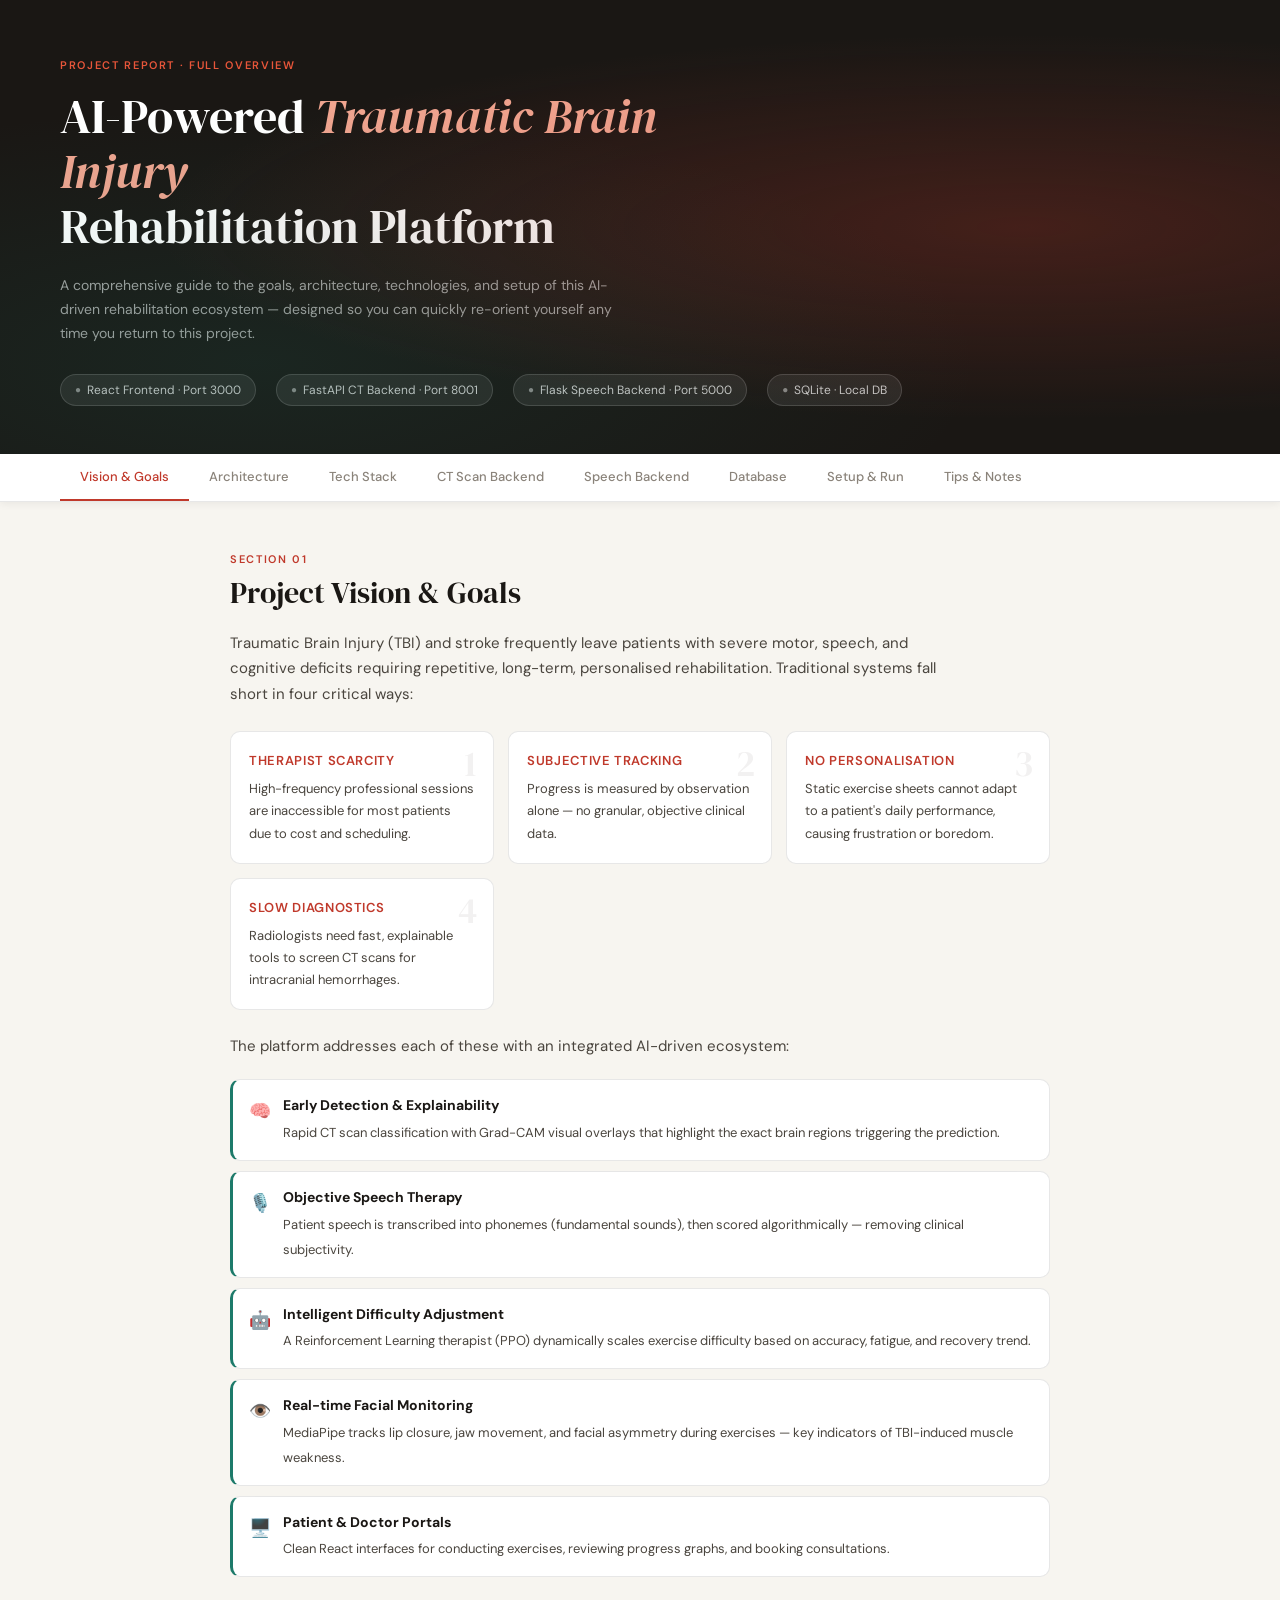
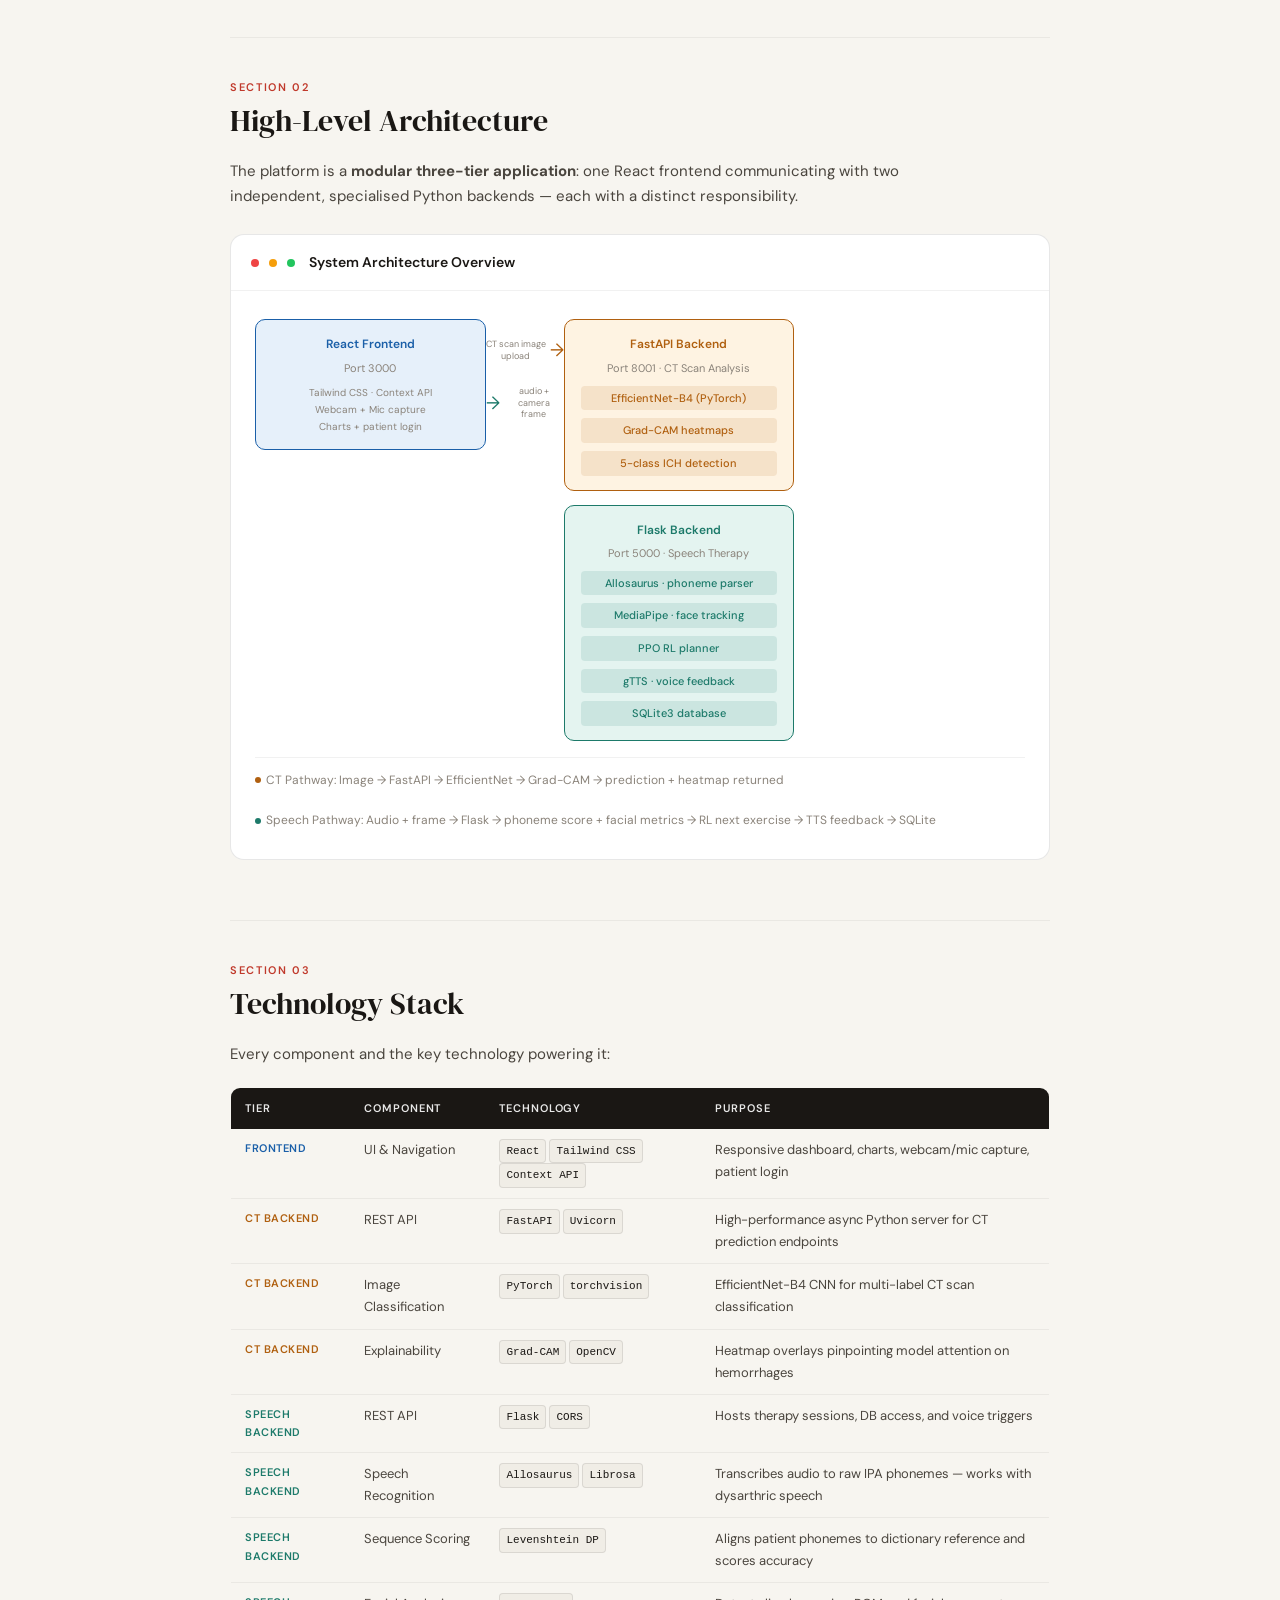
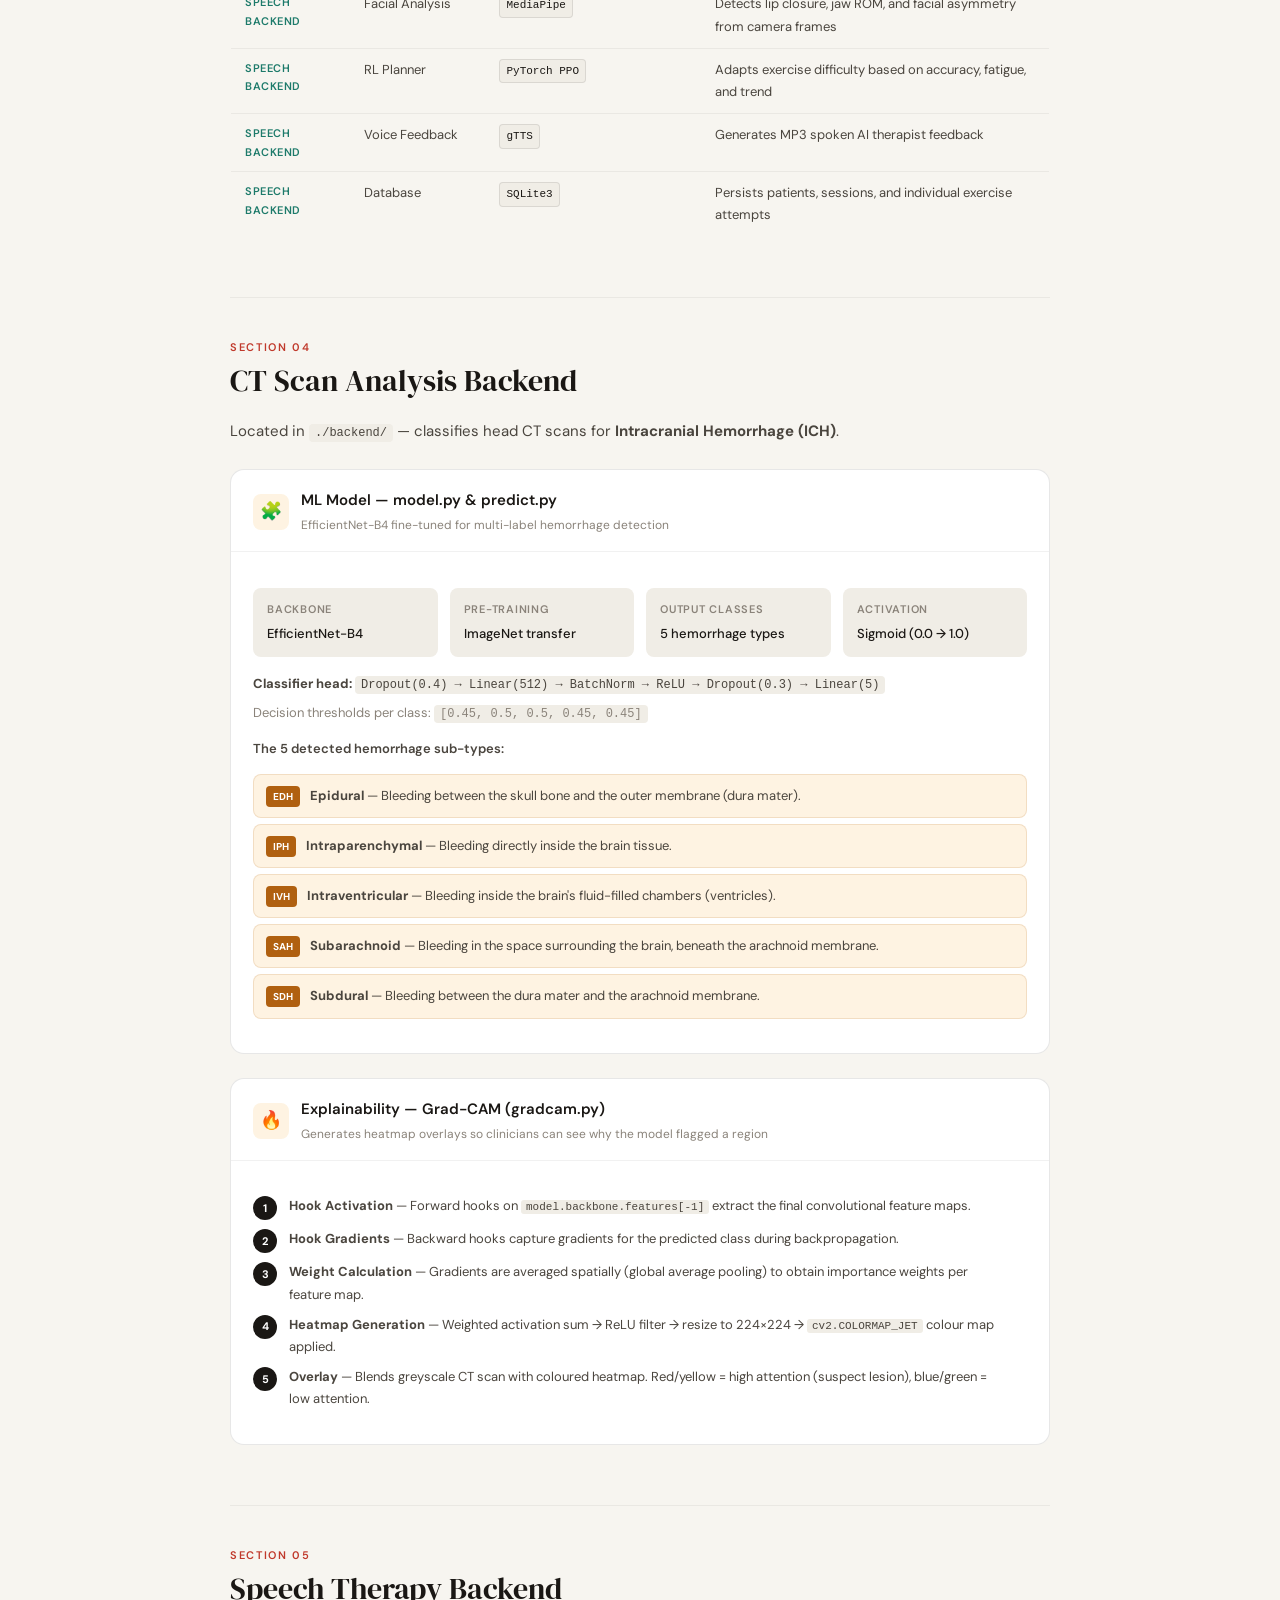
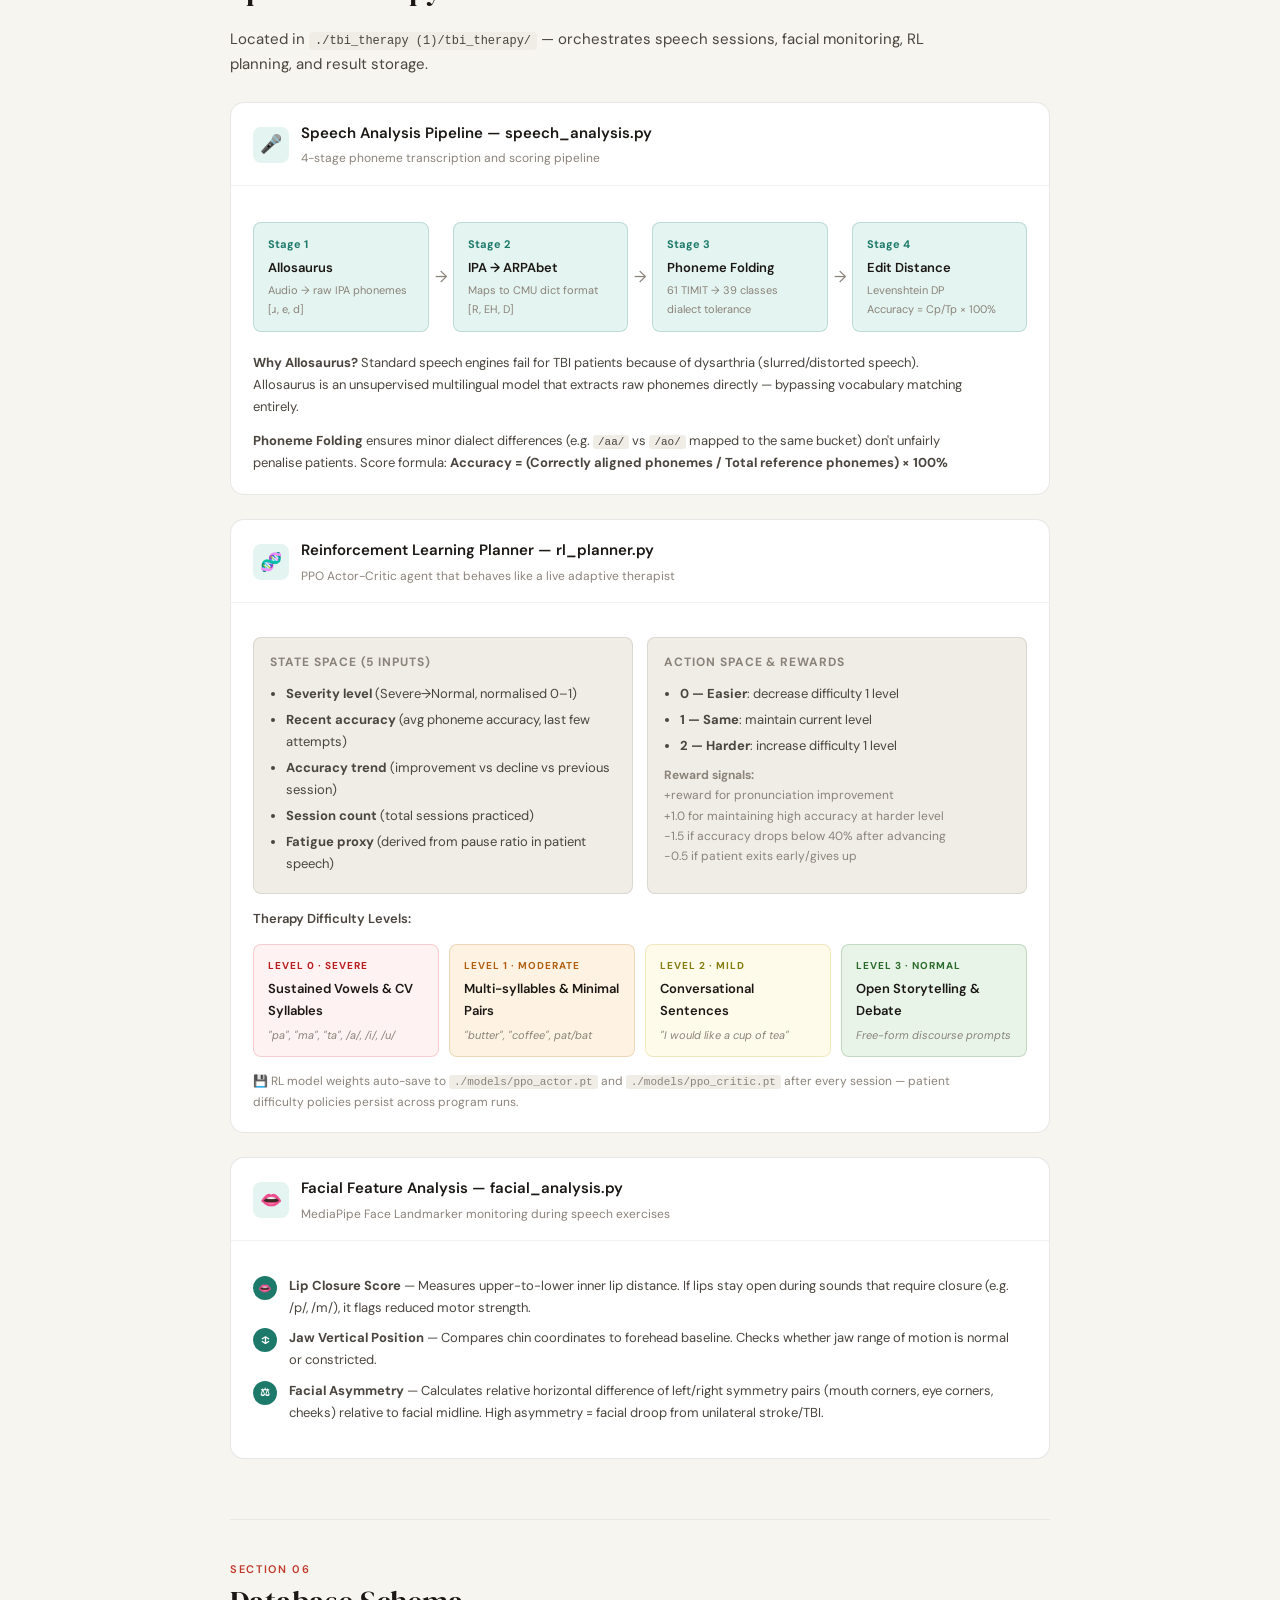
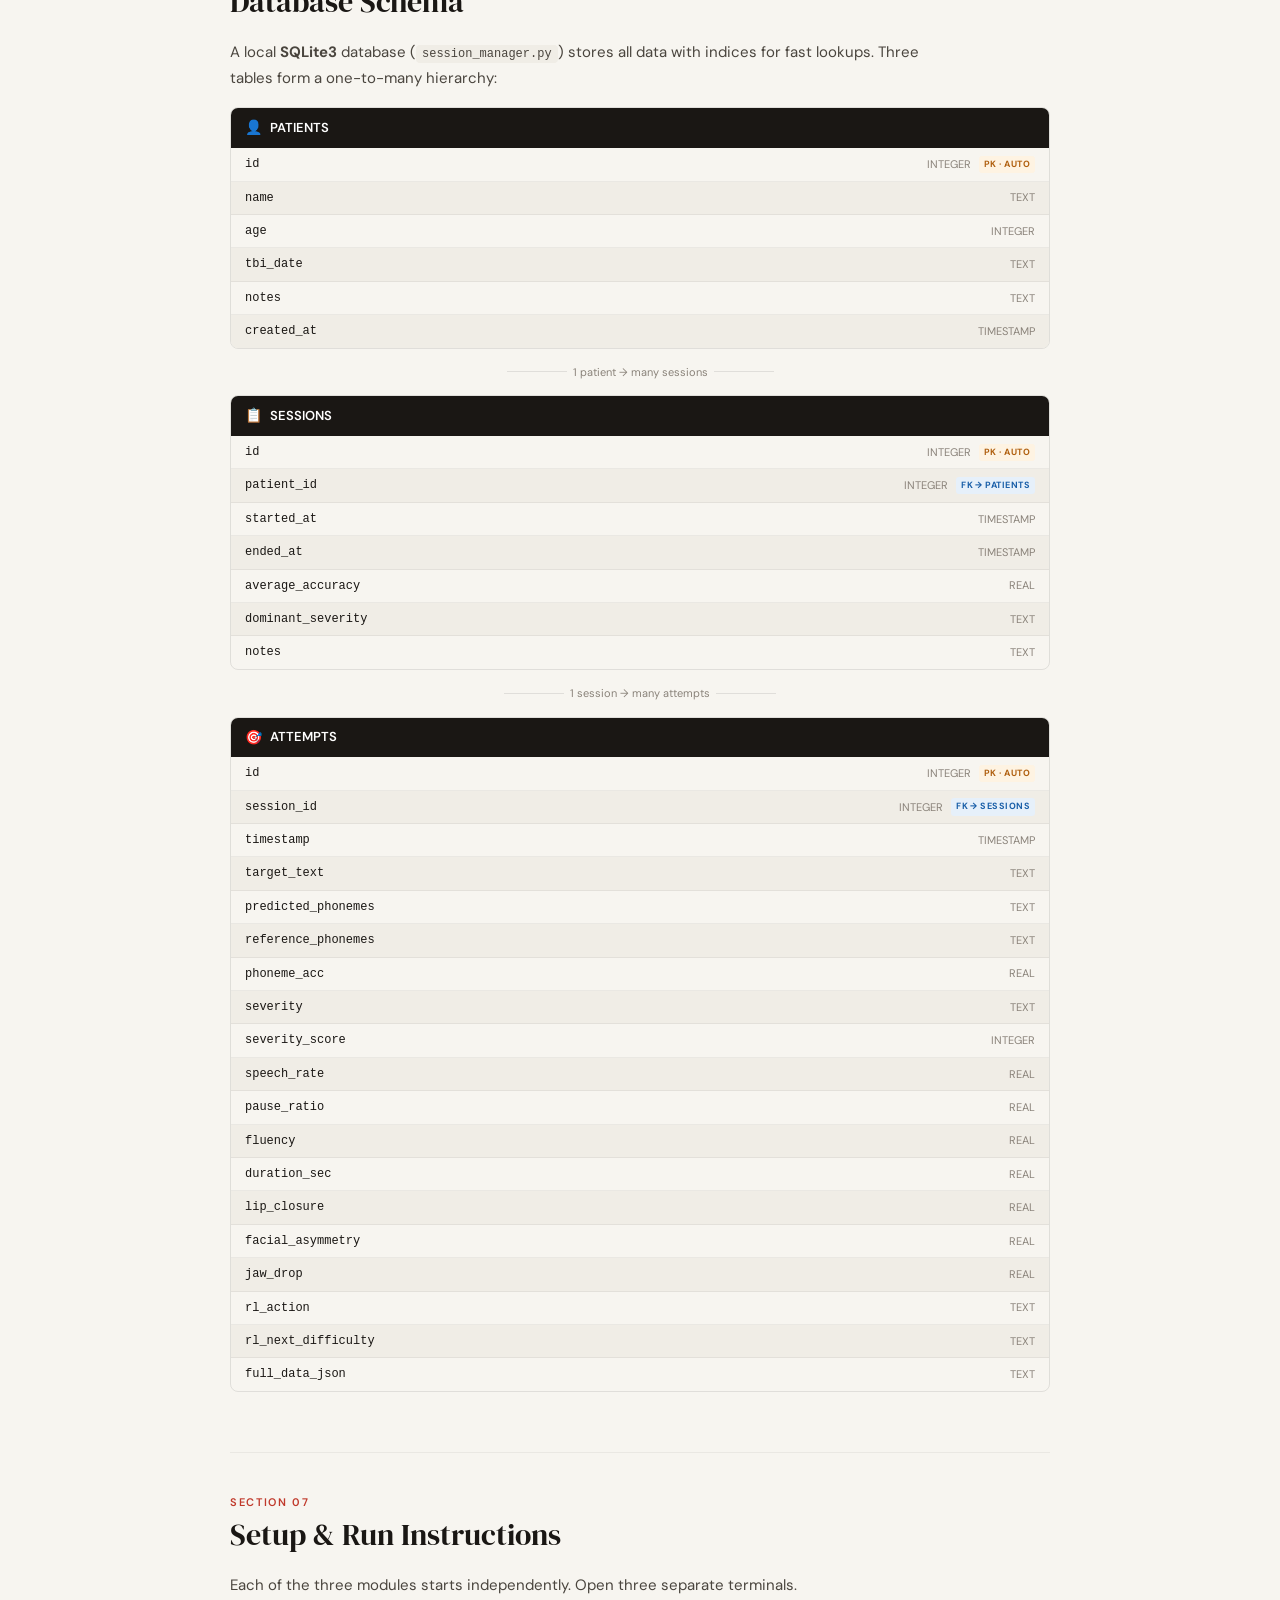
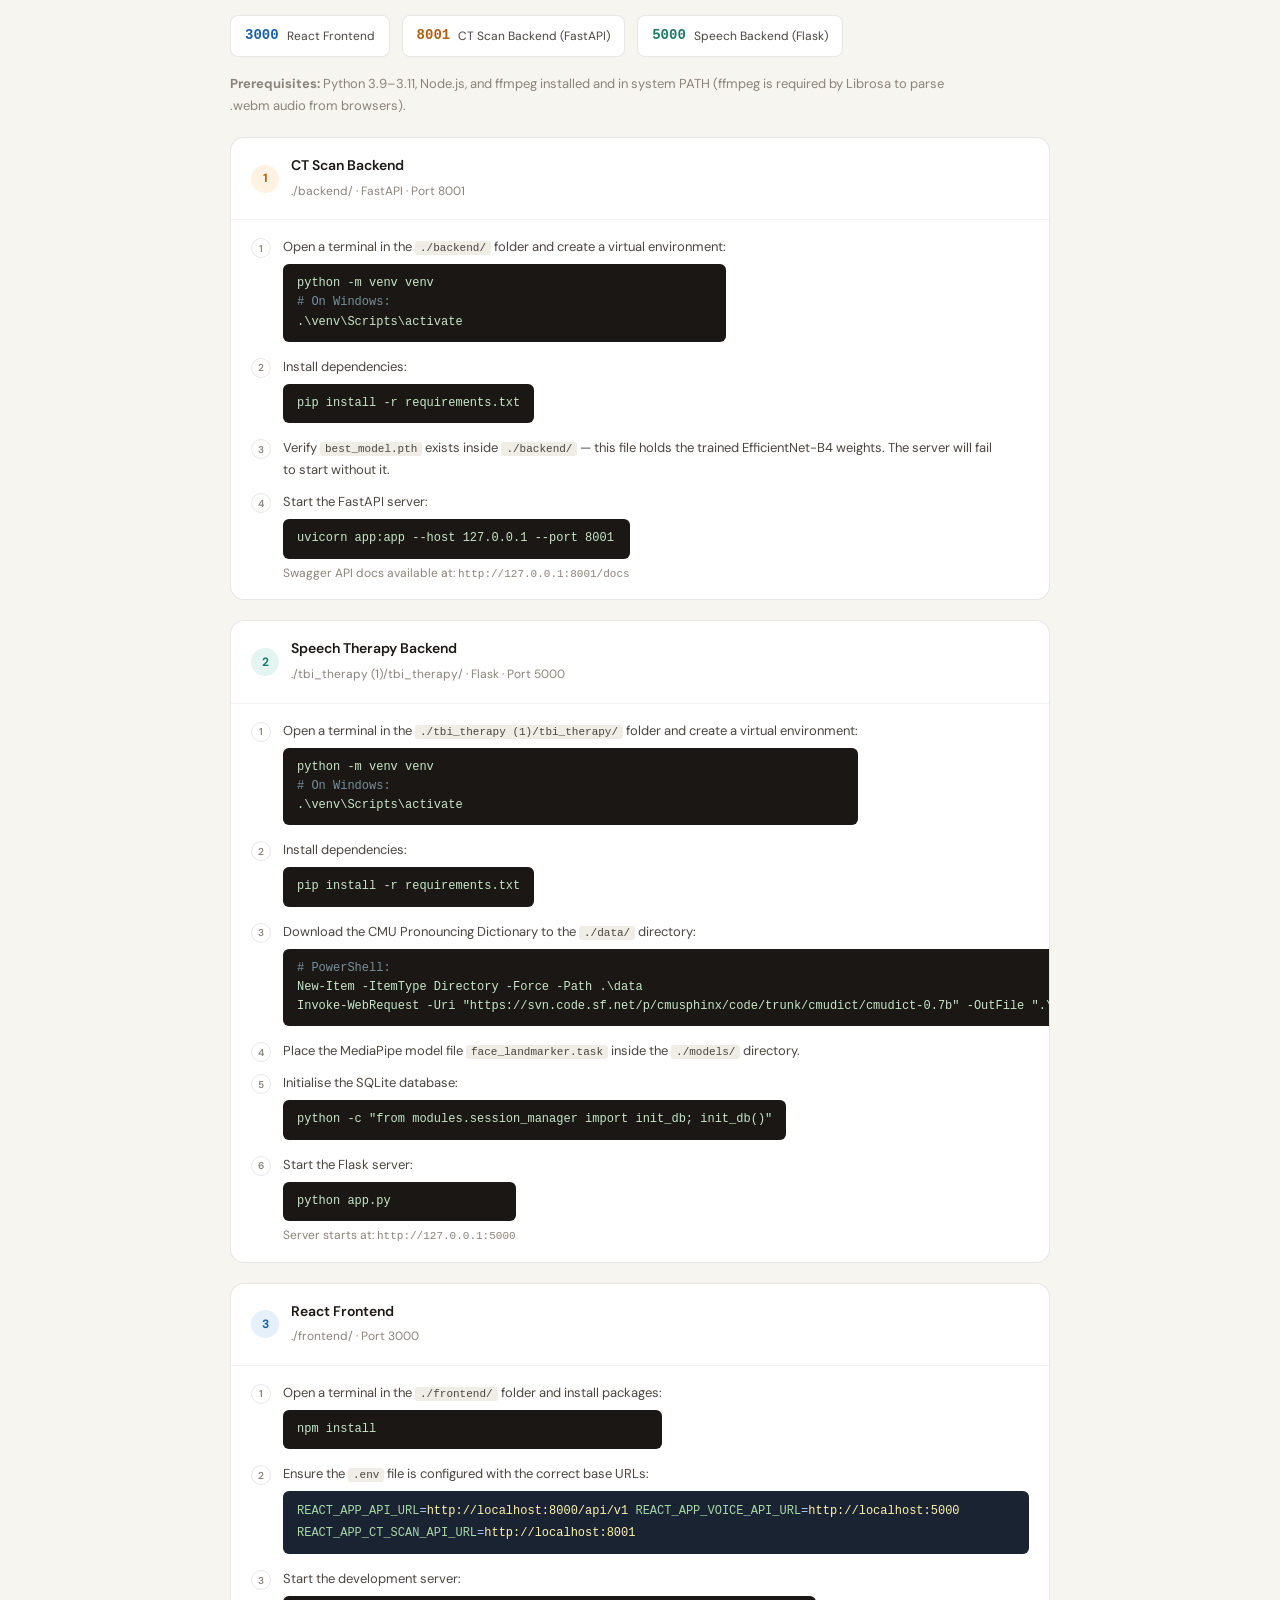
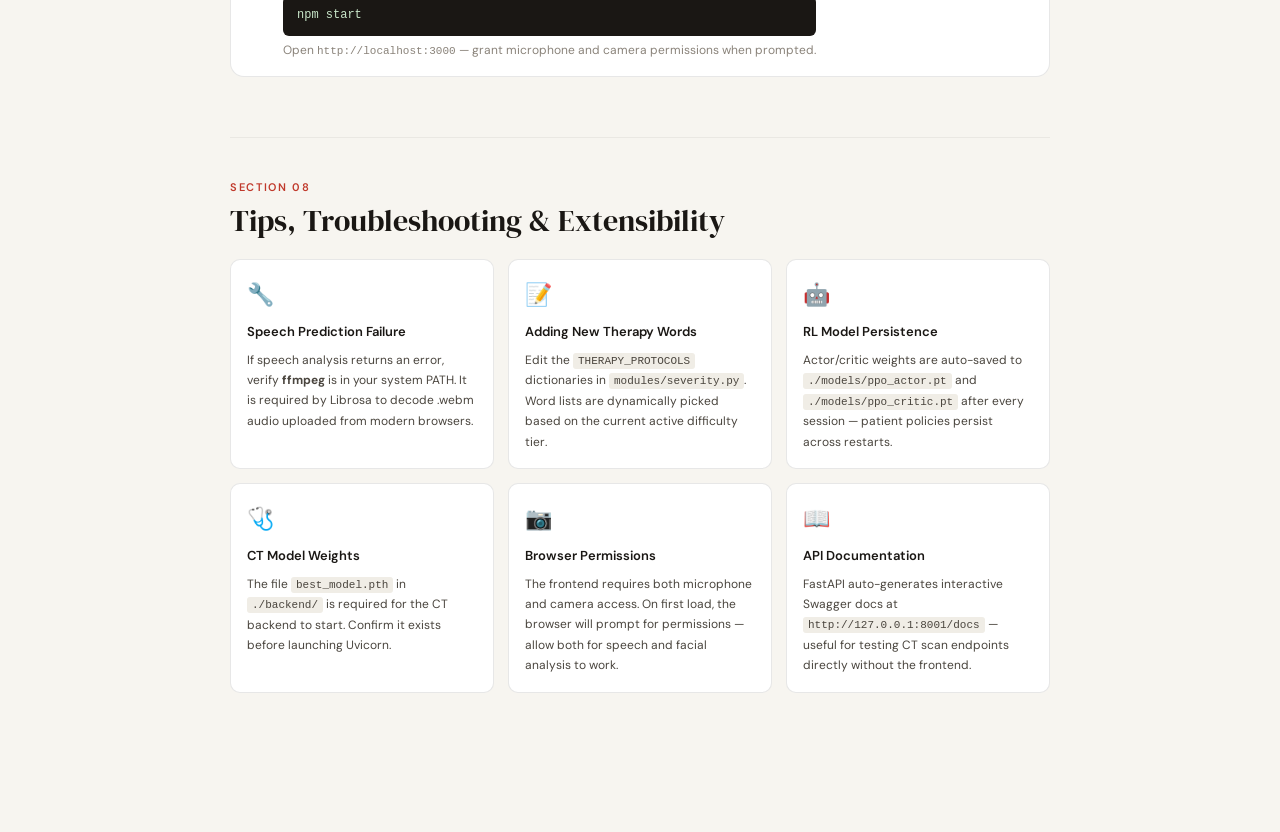
<file: tbi_project_report.html>
<!DOCTYPE html>
<html lang="en">
<head>
<meta charset="UTF-8"/>
<meta name="viewport" content="width=device-width, initial-scale=1.0"/>
<title>AI-Powered TBI Rehabilitation Platform — Project Report</title>
<link href="https://fonts.googleapis.com/css2?family=DM+Serif+Display:ital@0;1&family=DM+Sans:ital,opsz,wght@0,9..40,300;0,9..40,400;0,9..40,500;0,9..40,600;1,9..40,300&display=swap" rel="stylesheet"/>
<style>
  :root {
    --bg: #f7f5f0;
    --surface: #ffffff;
    --surface2: #f0ede6;
    --ink: #1a1714;
    --ink2: #4a453e;
    --ink3: #8a837a;
    --accent: #c0392b;
    --accent2: #e8563a;
    --teal: #1d7a6a;
    --teal-bg: #e4f4f0;
    --blue: #1a5fa8;
    --blue-bg: #e6f0fa;
    --amber: #b06010;
    --amber-bg: #fef3e2;
    --green: #2a6a2a;
    --green-bg: #e8f4e8;
    --purple: #5a3a9a;
    --purple-bg: #f0ecfa;
    --border: rgba(26,23,20,0.1);
    --border2: rgba(26,23,20,0.06);
    --radius: 10px;
    --font-body: 'DM Sans', sans-serif;
    --font-display: 'DM Serif Display', Georgia, serif;
  }
  * { box-sizing: border-box; margin: 0; padding: 0; }
  body {
    background: var(--bg);
    color: var(--ink);
    font-family: var(--font-body);
    font-size: 15px;
    line-height: 1.7;
    min-height: 100vh;
  }

  /* ── HEADER ── */
  .report-header {
    background: var(--ink);
    color: #fff;
    padding: 56px 60px 48px;
    position: relative;
    overflow: hidden;
  }
  .report-header::before {
    content: '';
    position: absolute;
    inset: 0;
    background: radial-gradient(ellipse at 80% 50%, rgba(192,57,43,0.25) 0%, transparent 60%),
                radial-gradient(ellipse at 20% 80%, rgba(29,122,106,0.15) 0%, transparent 50%);
    pointer-events: none;
  }
  .header-tag {
    font-size: 11px;
    font-weight: 600;
    letter-spacing: 0.15em;
    text-transform: uppercase;
    color: var(--accent2);
    margin-bottom: 14px;
  }
  .report-header h1 {
    font-family: var(--font-display);
    font-size: clamp(28px, 5vw, 48px);
    line-height: 1.15;
    font-weight: 400;
    max-width: 680px;
    margin-bottom: 20px;
  }
  .report-header h1 em {
    font-style: italic;
    color: #f0a590;
  }
  .header-meta {
    display: flex;
    flex-wrap: wrap;
    gap: 20px;
    margin-top: 28px;
  }
  .meta-chip {
    background: rgba(255,255,255,0.08);
    border: 1px solid rgba(255,255,255,0.15);
    border-radius: 20px;
    padding: 5px 14px;
    font-size: 12px;
    color: rgba(255,255,255,0.75);
    display: flex;
    align-items: center;
    gap: 6px;
  }
  .meta-chip span { color: rgba(255,255,255,0.45); font-size: 10px; }

  /* ── NAV ── */
  .toc-nav {
    background: var(--surface);
    border-bottom: 1px solid var(--border);
    padding: 0 60px;
    display: flex;
    gap: 0;
    overflow-x: auto;
    scrollbar-width: none;
    position: sticky;
    top: 0;
    z-index: 100;
    box-shadow: 0 2px 8px rgba(0,0,0,0.06);
  }
  .toc-nav::-webkit-scrollbar { display: none; }
  .toc-btn {
    padding: 14px 20px;
    font-family: var(--font-body);
    font-size: 13px;
    font-weight: 500;
    color: var(--ink3);
    background: none;
    border: none;
    border-bottom: 2px solid transparent;
    cursor: pointer;
    white-space: nowrap;
    transition: color 0.15s, border-color 0.15s;
  }
  .toc-btn:hover { color: var(--ink); }
  .toc-btn.active { color: var(--accent); border-bottom-color: var(--accent); }

  /* ── LAYOUT ── */
  .report-body {
    max-width: 900px;
    margin: 0 auto;
    padding: 48px 40px 80px;
  }

  /* ── SECTIONS ── */
  .section {
    margin-bottom: 60px;
    scroll-margin-top: 56px;
  }
  .section-label {
    font-size: 11px;
    font-weight: 600;
    letter-spacing: 0.15em;
    text-transform: uppercase;
    color: var(--accent);
    margin-bottom: 6px;
  }
  .section h2 {
    font-family: var(--font-display);
    font-size: 30px;
    font-weight: 400;
    line-height: 1.2;
    color: var(--ink);
    margin-bottom: 20px;
  }
  .section p {
    color: var(--ink2);
    margin-bottom: 12px;
    max-width: 720px;
  }
  .section p:last-child { margin-bottom: 0; }
  .divider {
    height: 1px;
    background: var(--border2);
    margin: 40px 0;
  }

  /* ── PROBLEM CARDS ── */
  .problems-grid {
    display: grid;
    grid-template-columns: repeat(auto-fit, minmax(200px, 1fr));
    gap: 14px;
    margin: 24px 0;
  }
  .problem-card {
    background: var(--surface);
    border: 1px solid var(--border);
    border-radius: var(--radius);
    padding: 18px;
    position: relative;
  }
  .problem-card::before {
    content: attr(data-num);
    position: absolute;
    top: 14px;
    right: 16px;
    font-family: var(--font-display);
    font-size: 36px;
    color: var(--border2);
    line-height: 1;
  }
  .problem-card h4 {
    font-size: 13px;
    font-weight: 600;
    color: var(--accent);
    margin-bottom: 6px;
    text-transform: uppercase;
    letter-spacing: 0.05em;
  }
  .problem-card p { font-size: 13px; color: var(--ink2); margin: 0; }

  /* ── SOLUTION PILLS ── */
  .solution-list {
    display: flex;
    flex-direction: column;
    gap: 10px;
    margin: 20px 0;
  }
  .solution-item {
    display: flex;
    align-items: flex-start;
    gap: 12px;
    background: var(--surface);
    border: 1px solid var(--border);
    border-left: 3px solid var(--teal);
    border-radius: var(--radius);
    padding: 14px 16px;
  }
  .sol-icon {
    font-size: 18px;
    flex-shrink: 0;
    margin-top: 2px;
  }
  .solution-item strong { font-size: 14px; display: block; margin-bottom: 2px; }
  .solution-item span { font-size: 13px; color: var(--ink2); }

  /* ── ARCH DIAGRAM ── */
  .arch-card {
    background: var(--surface);
    border: 1px solid var(--border);
    border-radius: 14px;
    overflow: hidden;
    margin: 24px 0;
  }
  .arch-header {
    padding: 16px 20px;
    border-bottom: 1px solid var(--border2);
    display: flex;
    align-items: center;
    gap: 10px;
  }
  .arch-header h3 { font-size: 14px; font-weight: 600; }
  .arch-dot { width: 8px; height: 8px; border-radius: 50%; }
  .arch-body { padding: 28px 24px; overflow-x: auto; }
  .arch-diagram {
    display: grid;
    grid-template-columns: 1fr auto 1fr auto 1fr;
    align-items: start;
    gap: 0;
    min-width: 560px;
  }
  .arch-node {
    background: var(--surface2);
    border: 1px solid var(--border);
    border-radius: 10px;
    padding: 14px 16px;
    text-align: center;
  }
  .arch-node.frontend { border-color: var(--blue); background: var(--blue-bg); }
  .arch-node.ct { border-color: var(--amber); background: var(--amber-bg); }
  .arch-node.speech { border-color: var(--teal); background: var(--teal-bg); }
  .arch-node-label { font-size: 12px; font-weight: 600; margin-bottom: 4px; }
  .arch-node.frontend .arch-node-label { color: var(--blue); }
  .arch-node.ct .arch-node-label { color: var(--amber); }
  .arch-node.speech .arch-node-label { color: var(--teal); }
  .arch-node-sub { font-size: 11px; color: var(--ink3); }
  .arch-arrow {
    display: flex;
    align-items: center;
    justify-content: center;
    padding: 0 8px;
    color: var(--ink3);
    font-size: 18px;
    padding-top: 20px;
  }
  .arch-services {
    display: flex;
    flex-direction: column;
    gap: 8px;
    margin-top: 8px;
  }
  .arch-service-tag {
    font-size: 11px;
    padding: 3px 8px;
    border-radius: 4px;
    font-weight: 500;
    text-align: center;
  }
  .arch-service-tag.ct { background: rgba(176,96,16,0.12); color: var(--amber); }
  .arch-service-tag.speech { background: rgba(29,122,106,0.12); color: var(--teal); }
  .arch-flow-note {
    font-size: 12px;
    color: var(--ink3);
    padding: 12px 0 0;
    display: flex;
    gap: 20px;
    flex-wrap: wrap;
  }
  .flow-badge {
    display: inline-flex;
    align-items: center;
    gap: 5px;
  }
  .flow-dot { width: 6px; height: 6px; border-radius: 50%; display: inline-block; }

  /* ── TECH TABLE ── */
  .tech-table-wrap { overflow-x: auto; margin: 20px 0; }
  table.tech {
    width: 100%;
    border-collapse: collapse;
    font-size: 13px;
    border: 1px solid var(--border);
    border-radius: 10px;
    overflow: hidden;
  }
  table.tech thead th {
    background: var(--ink);
    color: rgba(255,255,255,0.9);
    padding: 11px 14px;
    text-align: left;
    font-size: 11px;
    font-weight: 600;
    letter-spacing: 0.08em;
    text-transform: uppercase;
  }
  table.tech tbody tr { border-bottom: 1px solid var(--border2); transition: background 0.12s; }
  table.tech tbody tr:last-child { border-bottom: none; }
  table.tech tbody tr:hover { background: var(--surface2); }
  table.tech td { padding: 10px 14px; color: var(--ink2); vertical-align: top; }
  table.tech td:first-child { font-size: 11px; text-transform: uppercase; letter-spacing: 0.05em; font-weight: 600; }
  table.tech td:first-child.frontend { color: var(--blue); }
  table.tech td:first-child.ct { color: var(--amber); }
  table.tech td:first-child.speech { color: var(--teal); }
  .tech-stack-tag {
    display: inline-block;
    background: var(--surface2);
    border: 1px solid var(--border);
    border-radius: 4px;
    font-size: 11px;
    padding: 2px 6px;
    font-family: monospace;
    color: var(--ink);
  }

  /* ── DEEP DIVE BOXES ── */
  .deep-dive {
    background: var(--surface);
    border: 1px solid var(--border);
    border-radius: 14px;
    overflow: hidden;
    margin: 24px 0;
  }
  .deep-dive-header {
    padding: 18px 22px 16px;
    border-bottom: 1px solid var(--border2);
    display: flex;
    align-items: center;
    gap: 12px;
  }
  .dd-icon {
    width: 36px;
    height: 36px;
    border-radius: 8px;
    display: flex;
    align-items: center;
    justify-content: center;
    font-size: 18px;
    flex-shrink: 0;
  }
  .dd-icon.amber { background: var(--amber-bg); }
  .dd-icon.teal { background: var(--teal-bg); }
  .deep-dive-header h3 { font-size: 15px; font-weight: 600; }
  .deep-dive-header p { font-size: 12px; color: var(--ink3); margin-top: 2px; }
  .deep-dive-body { padding: 20px 22px; }

  .model-spec {
    display: grid;
    grid-template-columns: repeat(auto-fit, minmax(160px, 1fr));
    gap: 12px;
    margin: 16px 0;
  }
  .spec-item {
    background: var(--surface2);
    border-radius: 8px;
    padding: 12px 14px;
  }
  .spec-item .spec-label { font-size: 11px; font-weight: 600; text-transform: uppercase; letter-spacing: 0.07em; color: var(--ink3); margin-bottom: 4px; }
  .spec-item .spec-value { font-size: 13px; font-weight: 500; color: var(--ink); }

  /* hemorrhage types */
  .hem-list { display: flex; flex-direction: column; gap: 6px; margin: 14px 0; }
  .hem-item {
    display: flex;
    align-items: flex-start;
    gap: 10px;
    padding: 10px 12px;
    border-radius: 8px;
    background: var(--amber-bg);
    border: 1px solid rgba(176,96,16,0.15);
  }
  .hem-badge {
    font-size: 10px;
    font-weight: 700;
    padding: 2px 7px;
    border-radius: 4px;
    background: var(--amber);
    color: #fff;
    white-space: nowrap;
    flex-shrink: 0;
    margin-top: 1px;
  }
  .hem-item p { font-size: 13px; color: var(--ink2); margin: 0; }

  /* gradcam steps */
  .steps-list { display: flex; flex-direction: column; gap: 8px; margin: 14px 0; }
  .step-row {
    display: flex;
    align-items: flex-start;
    gap: 12px;
  }
  .step-num {
    width: 24px;
    height: 24px;
    border-radius: 50%;
    background: var(--ink);
    color: #fff;
    font-size: 11px;
    font-weight: 700;
    display: flex;
    align-items: center;
    justify-content: center;
    flex-shrink: 0;
    margin-top: 1px;
  }
  .step-row p { font-size: 13px; color: var(--ink2); margin: 0; }

  /* pipeline */
  .pipeline {
    display: flex;
    align-items: stretch;
    gap: 0;
    margin: 16px 0;
    overflow-x: auto;
    padding-bottom: 4px;
  }
  .pipe-step {
    background: var(--teal-bg);
    border: 1px solid rgba(29,122,106,0.2);
    border-radius: 8px;
    padding: 12px 14px;
    min-width: 130px;
    flex: 1;
  }
  .pipe-step .ps-num { font-size: 11px; font-weight: 700; color: var(--teal); margin-bottom: 4px; }
  .pipe-step .ps-name { font-size: 13px; font-weight: 600; color: var(--ink); margin-bottom: 2px; }
  .pipe-step .ps-sub { font-size: 11px; color: var(--ink3); }
  .pipe-arrow { display: flex; align-items: center; padding: 0 6px; color: var(--ink3); font-size: 16px; flex-shrink: 0; }

  /* RL state/action boxes */
  .rl-grid { display: grid; grid-template-columns: 1fr 1fr; gap: 14px; margin: 14px 0; }
  .rl-box { background: var(--surface2); border-radius: 8px; padding: 14px 16px; border: 1px solid var(--border); }
  .rl-box h4 { font-size: 12px; font-weight: 700; text-transform: uppercase; letter-spacing: 0.08em; color: var(--ink3); margin-bottom: 10px; }
  .rl-box ul { padding-left: 16px; }
  .rl-box li { font-size: 13px; color: var(--ink2); margin-bottom: 4px; }

  .therapy-levels {
    display: grid;
    grid-template-columns: repeat(auto-fit, minmax(160px, 1fr));
    gap: 10px;
    margin: 14px 0;
  }
  .level-card {
    border-radius: 8px;
    padding: 12px 14px;
    border: 1px solid;
  }
  .level-card.l0 { background: #fef2f2; border-color: rgba(220,53,69,0.2); }
  .level-card.l1 { background: var(--amber-bg); border-color: rgba(176,96,16,0.2); }
  .level-card.l2 { background: #fffbeb; border-color: rgba(180,160,20,0.2); }
  .level-card.l3 { background: var(--green-bg); border-color: rgba(42,106,42,0.2); }
  .level-card .lv-label { font-size: 10px; font-weight: 700; text-transform: uppercase; letter-spacing: 0.1em; margin-bottom: 4px; }
  .level-card.l0 .lv-label { color: #b91c1c; }
  .level-card.l1 .lv-label { color: var(--amber); }
  .level-card.l2 .lv-label { color: #857d10; }
  .level-card.l3 .lv-label { color: var(--green); }
  .level-card .lv-title { font-size: 13px; font-weight: 600; margin-bottom: 3px; }
  .level-card .lv-ex { font-size: 11px; color: var(--ink3); font-style: italic; }

  /* DB schema */
  .db-schema { display: flex; flex-direction: column; gap: 10px; margin: 16px 0; }
  .db-table {
    border: 1px solid var(--border);
    border-radius: 8px;
    overflow: hidden;
    font-size: 12px;
  }
  .db-table-header {
    background: var(--ink);
    color: #fff;
    padding: 8px 14px;
    font-weight: 600;
    display: flex;
    align-items: center;
    gap: 8px;
    font-size: 13px;
  }
  .db-table-icon { font-size: 14px; }
  .db-fields { display: flex; flex-wrap: wrap; gap: 0; }
  .db-field {
    padding: 6px 14px;
    border-bottom: 1px solid var(--border2);
    display: flex;
    align-items: center;
    gap: 8px;
    width: 100%;
  }
  .db-field:last-child { border-bottom: none; }
  .db-field:nth-child(even) { background: var(--surface2); }
  .field-name { font-family: monospace; font-size: 12px; color: var(--ink); flex: 1; }
  .field-type { font-size: 11px; color: var(--ink3); }
  .field-badge {
    font-size: 9px;
    font-weight: 700;
    padding: 1px 5px;
    border-radius: 3px;
    text-transform: uppercase;
    letter-spacing: 0.05em;
  }
  .field-badge.pk { background: var(--amber-bg); color: var(--amber); }
  .field-badge.fk { background: var(--blue-bg); color: var(--blue); }
  .db-relation {
    text-align: center;
    font-size: 11px;
    color: var(--ink3);
    padding: 4px 0;
    display: flex;
    align-items: center;
    justify-content: center;
    gap: 6px;
  }
  .relation-line { flex: 1; max-width: 60px; height: 1px; background: var(--border); }

  /* Setup steps */
  .setup-block {
    background: var(--surface);
    border: 1px solid var(--border);
    border-radius: 14px;
    overflow: hidden;
    margin: 20px 0;
  }
  .setup-block-header {
    padding: 16px 20px;
    border-bottom: 1px solid var(--border2);
    display: flex;
    align-items: center;
    gap: 12px;
  }
  .setup-num {
    width: 28px;
    height: 28px;
    border-radius: 50%;
    display: flex;
    align-items: center;
    justify-content: center;
    font-size: 12px;
    font-weight: 700;
    flex-shrink: 0;
  }
  .setup-num.ct { background: var(--amber-bg); color: var(--amber); }
  .setup-num.speech { background: var(--teal-bg); color: var(--teal); }
  .setup-num.fe { background: var(--blue-bg); color: var(--blue); }
  .setup-block-header h3 { font-size: 14px; font-weight: 600; }
  .setup-block-header span { font-size: 12px; color: var(--ink3); }
  .setup-steps { padding: 16px 20px; display: flex; flex-direction: column; gap: 10px; }
  .setup-step { display: flex; gap: 12px; align-items: flex-start; }
  .ss-dot {
    width: 20px;
    height: 20px;
    border-radius: 50%;
    border: 1.5px solid var(--border);
    display: flex;
    align-items: center;
    justify-content: center;
    font-size: 10px;
    font-weight: 600;
    color: var(--ink3);
    flex-shrink: 0;
    margin-top: 2px;
  }
  .setup-step p { font-size: 13px; color: var(--ink2); margin-bottom: 6px; }
  .setup-step p:last-child { margin-bottom: 0; }
  pre.cmd {
    background: var(--ink);
    color: #c8e6c9;
    border-radius: 6px;
    padding: 10px 14px;
    font-size: 12px;
    font-family: 'Courier New', monospace;
    overflow-x: auto;
    line-height: 1.6;
    margin: 4px 0;
  }
  pre.cmd .comment { color: #78909c; }
  .env-block {
    background: #1a2332;
    color: #aecbfa;
    border-radius: 6px;
    padding: 10px 14px;
    font-size: 12px;
    font-family: 'Courier New', monospace;
    margin: 4px 0;
    line-height: 1.8;
  }
  .env-block .ev { color: #a8d8a8; }
  .env-block .val { color: #fff3b0; }

  /* Tips */
  .tips-grid { display: grid; grid-template-columns: repeat(auto-fit, minmax(220px, 1fr)); gap: 14px; margin: 20px 0; }
  .tip-card {
    background: var(--surface);
    border: 1px solid var(--border);
    border-radius: 10px;
    padding: 16px;
  }
  .tip-icon { font-size: 22px; margin-bottom: 8px; }
  .tip-card h4 { font-size: 13px; font-weight: 600; margin-bottom: 6px; }
  .tip-card p { font-size: 12px; color: var(--ink2); margin: 0; }

  /* Ports table */
  .ports-row {
    display: flex;
    flex-wrap: wrap;
    gap: 12px;
    margin: 16px 0;
  }
  .port-chip {
    display: flex;
    align-items: center;
    gap: 8px;
    border: 1px solid var(--border);
    border-radius: 8px;
    padding: 8px 14px;
    background: var(--surface);
  }
  .port-num { font-size: 14px; font-weight: 700; font-family: monospace; }
  .port-num.blue { color: var(--blue); }
  .port-num.amber { color: var(--amber); }
  .port-num.teal { color: var(--teal); }
  .port-label { font-size: 12px; color: var(--ink2); }

  /* Collapsible */
  details.collapsible { margin: 8px 0; }
  details.collapsible summary {
    cursor: pointer;
    padding: 8px 12px;
    background: var(--surface2);
    border-radius: 6px;
    font-size: 13px;
    font-weight: 500;
    color: var(--ink2);
    list-style: none;
    display: flex;
    align-items: center;
    gap: 8px;
    user-select: none;
  }
  details.collapsible summary::before { content: '▶'; font-size: 10px; color: var(--ink3); transition: transform 0.2s; }
  details.collapsible[open] summary::before { transform: rotate(90deg); }
  details.collapsible .detail-content { padding: 12px 12px 4px; }

  @media (max-width: 640px) {
    .report-header { padding: 36px 24px 32px; }
    .report-body { padding: 32px 20px 60px; }
    .toc-nav { padding: 0 16px; }
    .rl-grid { grid-template-columns: 1fr; }
  }
</style>
</head>
<body>

<!-- HEADER -->
<header class="report-header">
  <div class="header-tag">Project Report · Full Overview</div>
  <h1>AI-Powered <em>Traumatic Brain Injury</em><br/>Rehabilitation Platform</h1>
  <p style="color:rgba(255,255,255,0.6);font-size:14px;max-width:560px;margin-top:8px;">
    A comprehensive guide to the goals, architecture, technologies, and setup of this AI-driven rehabilitation ecosystem — designed so you can quickly re-orient yourself any time you return to this project.
  </p>
  <div class="header-meta">
    <div class="meta-chip"><span>●</span> React Frontend · Port 3000</div>
    <div class="meta-chip"><span>●</span> FastAPI CT Backend · Port 8001</div>
    <div class="meta-chip"><span>●</span> Flask Speech Backend · Port 5000</div>
    <div class="meta-chip"><span>●</span> SQLite · Local DB</div>
  </div>
</header>

<!-- NAV -->
<nav class="toc-nav">
  <button class="toc-btn active" onclick="scrollTo('vision')">Vision & Goals</button>
  <button class="toc-btn" onclick="scrollTo('arch')">Architecture</button>
  <button class="toc-btn" onclick="scrollTo('tech')">Tech Stack</button>
  <button class="toc-btn" onclick="scrollTo('ct')">CT Scan Backend</button>
  <button class="toc-btn" onclick="scrollTo('speech')">Speech Backend</button>
  <button class="toc-btn" onclick="scrollTo('db')">Database</button>
  <button class="toc-btn" onclick="scrollTo('setup')">Setup & Run</button>
  <button class="toc-btn" onclick="scrollTo('tips')">Tips & Notes</button>
</nav>

<main class="report-body">

  <!-- 1. VISION -->
  <section class="section" id="vision">
    <div class="section-label">Section 01</div>
    <h2>Project Vision & Goals</h2>
    <p>
      Traumatic Brain Injury (TBI) and stroke frequently leave patients with severe motor, speech, and cognitive deficits requiring repetitive, long-term, personalised rehabilitation. Traditional systems fall short in four critical ways:
    </p>

    <div class="problems-grid">
      <div class="problem-card" data-num="1">
        <h4>Therapist Scarcity</h4>
        <p>High-frequency professional sessions are inaccessible for most patients due to cost and scheduling.</p>
      </div>
      <div class="problem-card" data-num="2">
        <h4>Subjective Tracking</h4>
        <p>Progress is measured by observation alone — no granular, objective clinical data.</p>
      </div>
      <div class="problem-card" data-num="3">
        <h4>No Personalisation</h4>
        <p>Static exercise sheets cannot adapt to a patient's daily performance, causing frustration or boredom.</p>
      </div>
      <div class="problem-card" data-num="4">
        <h4>Slow Diagnostics</h4>
        <p>Radiologists need fast, explainable tools to screen CT scans for intracranial hemorrhages.</p>
      </div>
    </div>

    <p style="margin-top:8px;">The platform addresses each of these with an integrated AI-driven ecosystem:</p>

    <div class="solution-list">
      <div class="solution-item">
        <div class="sol-icon">🧠</div>
        <div>
          <strong>Early Detection & Explainability</strong>
          <span>Rapid CT scan classification with Grad-CAM visual overlays that highlight the exact brain regions triggering the prediction.</span>
        </div>
      </div>
      <div class="solution-item">
        <div class="sol-icon">🎙️</div>
        <div>
          <strong>Objective Speech Therapy</strong>
          <span>Patient speech is transcribed into phonemes (fundamental sounds), then scored algorithmically — removing clinical subjectivity.</span>
        </div>
      </div>
      <div class="solution-item">
        <div class="sol-icon">🤖</div>
        <div>
          <strong>Intelligent Difficulty Adjustment</strong>
          <span>A Reinforcement Learning therapist (PPO) dynamically scales exercise difficulty based on accuracy, fatigue, and recovery trend.</span>
        </div>
      </div>
      <div class="solution-item">
        <div class="sol-icon">👁️</div>
        <div>
          <strong>Real-time Facial Monitoring</strong>
          <span>MediaPipe tracks lip closure, jaw movement, and facial asymmetry during exercises — key indicators of TBI-induced muscle weakness.</span>
        </div>
      </div>
      <div class="solution-item">
        <div class="sol-icon">🖥️</div>
        <div>
          <strong>Patient & Doctor Portals</strong>
          <span>Clean React interfaces for conducting exercises, reviewing progress graphs, and booking consultations.</span>
        </div>
      </div>
    </div>
  </section>

  <div class="divider"></div>

  <!-- 2. ARCHITECTURE -->
  <section class="section" id="arch">
    <div class="section-label">Section 02</div>
    <h2>High-Level Architecture</h2>
    <p>
      The platform is a <strong>modular three-tier application</strong>: one React frontend communicating with two independent, specialised Python backends — each with a distinct responsibility.
    </p>

    <div class="arch-card">
      <div class="arch-header">
        <div class="arch-dot" style="background:#ef4444"></div>
        <div class="arch-dot" style="background:#f59e0b"></div>
        <div class="arch-dot" style="background:#22c55e"></div>
        <h3 style="margin-left:4px;">System Architecture Overview</h3>
      </div>
      <div class="arch-body">
        <div class="arch-diagram">
          <div>
            <div class="arch-node frontend">
              <div class="arch-node-label">React Frontend</div>
              <div class="arch-node-sub">Port 3000</div>
              <div class="arch-node-sub" style="margin-top:6px;font-size:10px;">Tailwind CSS · Context API<br/>Webcam + Mic capture<br/>Charts + patient login</div>
            </div>
          </div>

          <div style="display:flex;flex-direction:column;gap:20px;align-items:center;padding-top:16px;">
            <div style="display:flex;align-items:center;gap:4px;">
              <div style="font-size:9px;color:var(--ink3);text-align:center;width:60px;line-height:1.3">CT scan image<br/>upload</div>
              <div style="font-size:18px;color:var(--amber)">→</div>
            </div>
            <div style="display:flex;align-items:center;gap:4px;flex-direction:row-reverse;">
              <div style="font-size:9px;color:var(--ink3);text-align:center;width:60px;line-height:1.3">audio + camera<br/>frame</div>
              <div style="font-size:18px;color:var(--teal)">→</div>
            </div>
          </div>

          <div style="display:flex;flex-direction:column;gap:14px;">
            <div class="arch-node ct">
              <div class="arch-node-label">FastAPI Backend</div>
              <div class="arch-node-sub">Port 8001 · CT Scan Analysis</div>
              <div class="arch-services">
                <div class="arch-service-tag ct">EfficientNet-B4 (PyTorch)</div>
                <div class="arch-service-tag ct">Grad-CAM heatmaps</div>
                <div class="arch-service-tag ct">5-class ICH detection</div>
              </div>
            </div>
            <div class="arch-node speech">
              <div class="arch-node-label">Flask Backend</div>
              <div class="arch-node-sub">Port 5000 · Speech Therapy</div>
              <div class="arch-services">
                <div class="arch-service-tag speech">Allosaurus · phoneme parser</div>
                <div class="arch-service-tag speech">MediaPipe · face tracking</div>
                <div class="arch-service-tag speech">PPO RL planner</div>
                <div class="arch-service-tag speech">gTTS · voice feedback</div>
                <div class="arch-service-tag speech">SQLite3 database</div>
              </div>
            </div>
          </div>

          <div></div>
          <div></div>
        </div>

        <div class="arch-flow-note" style="margin-top:16px;border-top:1px solid var(--border2);padding-top:12px;">
          <div class="flow-badge"><span class="flow-dot" style="background:var(--amber)"></span><span>CT Pathway: Image → FastAPI → EfficientNet → Grad-CAM → prediction + heatmap returned</span></div>
          <div class="flow-badge"><span class="flow-dot" style="background:var(--teal)"></span><span>Speech Pathway: Audio + frame → Flask → phoneme score + facial metrics → RL next exercise → TTS feedback → SQLite</span></div>
        </div>
      </div>
    </div>
  </section>

  <div class="divider"></div>

  <!-- 3. TECH STACK -->
  <section class="section" id="tech">
    <div class="section-label">Section 03</div>
    <h2>Technology Stack</h2>
    <p>Every component and the key technology powering it:</p>

    <div class="tech-table-wrap">
      <table class="tech">
        <thead>
          <tr>
            <th>Tier</th>
            <th>Component</th>
            <th>Technology</th>
            <th>Purpose</th>
          </tr>
        </thead>
        <tbody>
          <tr>
            <td class="frontend">Frontend</td>
            <td>UI & Navigation</td>
            <td><span class="tech-stack-tag">React</span> <span class="tech-stack-tag">Tailwind CSS</span> <span class="tech-stack-tag">Context API</span></td>
            <td>Responsive dashboard, charts, webcam/mic capture, patient login</td>
          </tr>
          <tr>
            <td class="ct">CT Backend</td>
            <td>REST API</td>
            <td><span class="tech-stack-tag">FastAPI</span> <span class="tech-stack-tag">Uvicorn</span></td>
            <td>High-performance async Python server for CT prediction endpoints</td>
          </tr>
          <tr>
            <td class="ct">CT Backend</td>
            <td>Image Classification</td>
            <td><span class="tech-stack-tag">PyTorch</span> <span class="tech-stack-tag">torchvision</span></td>
            <td>EfficientNet-B4 CNN for multi-label CT scan classification</td>
          </tr>
          <tr>
            <td class="ct">CT Backend</td>
            <td>Explainability</td>
            <td><span class="tech-stack-tag">Grad-CAM</span> <span class="tech-stack-tag">OpenCV</span></td>
            <td>Heatmap overlays pinpointing model attention on hemorrhages</td>
          </tr>
          <tr>
            <td class="speech">Speech Backend</td>
            <td>REST API</td>
            <td><span class="tech-stack-tag">Flask</span> <span class="tech-stack-tag">CORS</span></td>
            <td>Hosts therapy sessions, DB access, and voice triggers</td>
          </tr>
          <tr>
            <td class="speech">Speech Backend</td>
            <td>Speech Recognition</td>
            <td><span class="tech-stack-tag">Allosaurus</span> <span class="tech-stack-tag">Librosa</span></td>
            <td>Transcribes audio to raw IPA phonemes — works with dysarthric speech</td>
          </tr>
          <tr>
            <td class="speech">Speech Backend</td>
            <td>Sequence Scoring</td>
            <td><span class="tech-stack-tag">Levenshtein DP</span></td>
            <td>Aligns patient phonemes to dictionary reference and scores accuracy</td>
          </tr>
          <tr>
            <td class="speech">Speech Backend</td>
            <td>Facial Analysis</td>
            <td><span class="tech-stack-tag">MediaPipe</span></td>
            <td>Detects lip closure, jaw ROM, and facial asymmetry from camera frames</td>
          </tr>
          <tr>
            <td class="speech">Speech Backend</td>
            <td>RL Planner</td>
            <td><span class="tech-stack-tag">PyTorch PPO</span></td>
            <td>Adapts exercise difficulty based on accuracy, fatigue, and trend</td>
          </tr>
          <tr>
            <td class="speech">Speech Backend</td>
            <td>Voice Feedback</td>
            <td><span class="tech-stack-tag">gTTS</span></td>
            <td>Generates MP3 spoken AI therapist feedback</td>
          </tr>
          <tr>
            <td class="speech">Speech Backend</td>
            <td>Database</td>
            <td><span class="tech-stack-tag">SQLite3</span></td>
            <td>Persists patients, sessions, and individual exercise attempts</td>
          </tr>
        </tbody>
      </table>
    </div>
  </section>

  <div class="divider"></div>

  <!-- 4. CT BACKEND -->
  <section class="section" id="ct">
    <div class="section-label">Section 04</div>
    <h2>CT Scan Analysis Backend</h2>
    <p>Located in <code style="background:var(--surface2);padding:2px 6px;border-radius:4px;font-size:12px;">./backend/</code> — classifies head CT scans for <strong>Intracranial Hemorrhage (ICH)</strong>.</p>

    <div class="deep-dive">
      <div class="deep-dive-header">
        <div class="dd-icon amber">🧩</div>
        <div>
          <h3>ML Model — model.py & predict.py</h3>
          <p>EfficientNet-B4 fine-tuned for multi-label hemorrhage detection</p>
        </div>
      </div>
      <div class="deep-dive-body">
        <div class="model-spec">
          <div class="spec-item">
            <div class="spec-label">Backbone</div>
            <div class="spec-value">EfficientNet-B4</div>
          </div>
          <div class="spec-item">
            <div class="spec-label">Pre-training</div>
            <div class="spec-value">ImageNet transfer</div>
          </div>
          <div class="spec-item">
            <div class="spec-label">Output classes</div>
            <div class="spec-value">5 hemorrhage types</div>
          </div>
          <div class="spec-item">
            <div class="spec-label">Activation</div>
            <div class="spec-value">Sigmoid (0.0 → 1.0)</div>
          </div>
        </div>

        <p style="font-size:13px;color:var(--ink2);margin:10px 0 6px;"><strong>Classifier head:</strong> <code style="font-size:12px;background:var(--surface2);padding:2px 6px;border-radius:4px;">Dropout(0.4) → Linear(512) → BatchNorm → ReLU → Dropout(0.3) → Linear(5)</code></p>
        <p style="font-size:13px;color:var(--ink3);margin-bottom:14px;">Decision thresholds per class: <code style="font-size:12px;background:var(--surface2);padding:2px 6px;border-radius:4px;">[0.45, 0.5, 0.5, 0.45, 0.45]</code></p>

        <p style="font-size:13px;font-weight:600;margin-bottom:8px;">The 5 detected hemorrhage sub-types:</p>
        <div class="hem-list">
          <div class="hem-item"><span class="hem-badge">EDH</span><p><strong>Epidural</strong> — Bleeding between the skull bone and the outer membrane (dura mater).</p></div>
          <div class="hem-item"><span class="hem-badge">IPH</span><p><strong>Intraparenchymal</strong> — Bleeding directly inside the brain tissue.</p></div>
          <div class="hem-item"><span class="hem-badge">IVH</span><p><strong>Intraventricular</strong> — Bleeding inside the brain's fluid-filled chambers (ventricles).</p></div>
          <div class="hem-item"><span class="hem-badge">SAH</span><p><strong>Subarachnoid</strong> — Bleeding in the space surrounding the brain, beneath the arachnoid membrane.</p></div>
          <div class="hem-item"><span class="hem-badge">SDH</span><p><strong>Subdural</strong> — Bleeding between the dura mater and the arachnoid membrane.</p></div>
        </div>
      </div>
    </div>

    <div class="deep-dive" style="margin-top:16px;">
      <div class="deep-dive-header">
        <div class="dd-icon amber">🔥</div>
        <div>
          <h3>Explainability — Grad-CAM (gradcam.py)</h3>
          <p>Generates heatmap overlays so clinicians can see why the model flagged a region</p>
        </div>
      </div>
      <div class="deep-dive-body">
        <div class="steps-list">
          <div class="step-row"><div class="step-num">1</div><p><strong>Hook Activation</strong> — Forward hooks on <code style="font-size:11px;background:var(--surface2);padding:1px 5px;border-radius:3px;">model.backbone.features[-1]</code> extract the final convolutional feature maps.</p></div>
          <div class="step-row"><div class="step-num">2</div><p><strong>Hook Gradients</strong> — Backward hooks capture gradients for the predicted class during backpropagation.</p></div>
          <div class="step-row"><div class="step-num">3</div><p><strong>Weight Calculation</strong> — Gradients are averaged spatially (global average pooling) to obtain importance weights per feature map.</p></div>
          <div class="step-row"><div class="step-num">4</div><p><strong>Heatmap Generation</strong> — Weighted activation sum → ReLU filter → resize to 224×224 → <code style="font-size:11px;background:var(--surface2);padding:1px 5px;border-radius:3px;">cv2.COLORMAP_JET</code> colour map applied.</p></div>
          <div class="step-row"><div class="step-num">5</div><p><strong>Overlay</strong> — Blends greyscale CT scan with coloured heatmap. Red/yellow = high attention (suspect lesion), blue/green = low attention.</p></div>
        </div>
      </div>
    </div>
  </section>

  <div class="divider"></div>

  <!-- 5. SPEECH BACKEND -->
  <section class="section" id="speech">
    <div class="section-label">Section 05</div>
    <h2>Speech Therapy Backend</h2>
    <p>Located in <code style="background:var(--surface2);padding:2px 6px;border-radius:4px;font-size:12px;">./tbi_therapy (1)/tbi_therapy/</code> — orchestrates speech sessions, facial monitoring, RL planning, and result storage.</p>

    <!-- Speech Analysis Pipeline -->
    <div class="deep-dive">
      <div class="deep-dive-header">
        <div class="dd-icon teal">🎤</div>
        <div>
          <h3>Speech Analysis Pipeline — speech_analysis.py</h3>
          <p>4-stage phoneme transcription and scoring pipeline</p>
        </div>
      </div>
      <div class="deep-dive-body">
        <div class="pipeline">
          <div class="pipe-step">
            <div class="ps-num">Stage 1</div>
            <div class="ps-name">Allosaurus</div>
            <div class="ps-sub">Audio → raw IPA phonemes<br/>[ɹ, e, d]</div>
          </div>
          <div class="pipe-arrow">→</div>
          <div class="pipe-step">
            <div class="ps-num">Stage 2</div>
            <div class="ps-name">IPA → ARPAbet</div>
            <div class="ps-sub">Maps to CMU dict format<br/>[R, EH, D]</div>
          </div>
          <div class="pipe-arrow">→</div>
          <div class="pipe-step">
            <div class="ps-num">Stage 3</div>
            <div class="ps-name">Phoneme Folding</div>
            <div class="ps-sub">61 TIMIT → 39 classes<br/>dialect tolerance</div>
          </div>
          <div class="pipe-arrow">→</div>
          <div class="pipe-step">
            <div class="ps-num">Stage 4</div>
            <div class="ps-name">Edit Distance</div>
            <div class="ps-sub">Levenshtein DP<br/>Accuracy = Cp/Tp × 100%</div>
          </div>
        </div>
        <p style="font-size:13px;color:var(--ink2);margin-top:12px;">
          <strong>Why Allosaurus?</strong> Standard speech engines fail for TBI patients because of dysarthria (slurred/distorted speech). Allosaurus is an unsupervised multilingual model that extracts raw phonemes directly — bypassing vocabulary matching entirely.
        </p>
        <p style="font-size:13px;color:var(--ink2);margin-top:8px;">
          <strong>Phoneme Folding</strong> ensures minor dialect differences (e.g. <code style="font-size:11px;background:var(--surface2);padding:1px 5px;border-radius:3px;">/aa/</code> vs <code style="font-size:11px;background:var(--surface2);padding:1px 5px;border-radius:3px;">/ao/</code> mapped to the same bucket) don't unfairly penalise patients. Score formula: <strong>Accuracy = (Correctly aligned phonemes / Total reference phonemes) × 100%</strong>
        </p>
      </div>
    </div>

    <!-- RL Planner -->
    <div class="deep-dive" style="margin-top:16px;">
      <div class="deep-dive-header">
        <div class="dd-icon teal">🧬</div>
        <div>
          <h3>Reinforcement Learning Planner — rl_planner.py</h3>
          <p>PPO Actor-Critic agent that behaves like a live adaptive therapist</p>
        </div>
      </div>
      <div class="deep-dive-body">
        <div class="rl-grid">
          <div class="rl-box">
            <h4>State Space (5 inputs)</h4>
            <ul>
              <li><strong>Severity level</strong> (Severe→Normal, normalised 0–1)</li>
              <li><strong>Recent accuracy</strong> (avg phoneme accuracy, last few attempts)</li>
              <li><strong>Accuracy trend</strong> (improvement vs decline vs previous session)</li>
              <li><strong>Session count</strong> (total sessions practiced)</li>
              <li><strong>Fatigue proxy</strong> (derived from pause ratio in patient speech)</li>
            </ul>
          </div>
          <div class="rl-box">
            <h4>Action Space & Rewards</h4>
            <ul>
              <li><strong>0 — Easier</strong>: decrease difficulty 1 level</li>
              <li><strong>1 — Same</strong>: maintain current level</li>
              <li><strong>2 — Harder</strong>: increase difficulty 1 level</li>
            </ul>
            <p style="font-size:12px;color:var(--ink3);margin-top:8px;"><strong>Reward signals:</strong><br/>
            +reward for pronunciation improvement<br/>
            +1.0 for maintaining high accuracy at harder level<br/>
            −1.5 if accuracy drops below 40% after advancing<br/>
            −0.5 if patient exits early/gives up</p>
          </div>
        </div>

        <p style="font-size:13px;font-weight:600;margin-top:6px;margin-bottom:8px;">Therapy Difficulty Levels:</p>
        <div class="therapy-levels">
          <div class="level-card l0">
            <div class="lv-label">Level 0 · Severe</div>
            <div class="lv-title">Sustained Vowels & CV Syllables</div>
            <div class="lv-ex">"pa", "ma", "ta", /a/, /i/, /u/</div>
          </div>
          <div class="level-card l1">
            <div class="lv-label">Level 1 · Moderate</div>
            <div class="lv-title">Multi-syllables & Minimal Pairs</div>
            <div class="lv-ex">"butter", "coffee", pat/bat</div>
          </div>
          <div class="level-card l2">
            <div class="lv-label">Level 2 · Mild</div>
            <div class="lv-title">Conversational Sentences</div>
            <div class="lv-ex">"I would like a cup of tea"</div>
          </div>
          <div class="level-card l3">
            <div class="lv-label">Level 3 · Normal</div>
            <div class="lv-title">Open Storytelling & Debate</div>
            <div class="lv-ex">Free-form discourse prompts</div>
          </div>
        </div>

        <p style="font-size:12px;color:var(--ink3);margin-top:12px;">
          💾 RL model weights auto-save to <code style="font-size:11px;background:var(--surface2);padding:1px 5px;border-radius:3px;">./models/ppo_actor.pt</code> and <code style="font-size:11px;background:var(--surface2);padding:1px 5px;border-radius:3px;">./models/ppo_critic.pt</code> after every session — patient difficulty policies persist across program runs.
        </p>
      </div>
    </div>

    <!-- Facial Analysis -->
    <div class="deep-dive" style="margin-top:16px;">
      <div class="deep-dive-header">
        <div class="dd-icon teal">👄</div>
        <div>
          <h3>Facial Feature Analysis — facial_analysis.py</h3>
          <p>MediaPipe Face Landmarker monitoring during speech exercises</p>
        </div>
      </div>
      <div class="deep-dive-body">
        <div class="steps-list">
          <div class="step-row">
            <div class="step-num" style="background:var(--teal)">👄</div>
            <p><strong>Lip Closure Score</strong> — Measures upper-to-lower inner lip distance. If lips stay open during sounds that require closure (e.g. /p/, /m/), it flags reduced motor strength.</p>
          </div>
          <div class="step-row">
            <div class="step-num" style="background:var(--teal)">↕</div>
            <p><strong>Jaw Vertical Position</strong> — Compares chin coordinates to forehead baseline. Checks whether jaw range of motion is normal or constricted.</p>
          </div>
          <div class="step-row">
            <div class="step-num" style="background:var(--teal)">⚖</div>
            <p><strong>Facial Asymmetry</strong> — Calculates relative horizontal difference of left/right symmetry pairs (mouth corners, eye corners, cheeks) relative to facial midline. High asymmetry = facial droop from unilateral stroke/TBI.</p>
          </div>
        </div>
      </div>
    </div>
  </section>

  <div class="divider"></div>

  <!-- 6. DATABASE -->
  <section class="section" id="db">
    <div class="section-label">Section 06</div>
    <h2>Database Schema</h2>
    <p>A local <strong>SQLite3</strong> database (<code style="background:var(--surface2);padding:2px 6px;border-radius:4px;font-size:12px;">session_manager.py</code>) stores all data with indices for fast lookups. Three tables form a one-to-many hierarchy:</p>

    <div class="db-schema">
      <div class="db-table">
        <div class="db-table-header"><span class="db-table-icon">👤</span> PATIENTS</div>
        <div class="db-fields">
          <div class="db-field"><span class="field-name">id</span><span class="field-type">INTEGER</span><span class="field-badge pk">PK · AUTO</span></div>
          <div class="db-field"><span class="field-name">name</span><span class="field-type">TEXT</span></div>
          <div class="db-field"><span class="field-name">age</span><span class="field-type">INTEGER</span></div>
          <div class="db-field"><span class="field-name">tbi_date</span><span class="field-type">TEXT</span></div>
          <div class="db-field"><span class="field-name">notes</span><span class="field-type">TEXT</span></div>
          <div class="db-field"><span class="field-name">created_at</span><span class="field-type">TIMESTAMP</span></div>
        </div>
      </div>

      <div class="db-relation"><div class="relation-line"></div><span>1 patient → many sessions</span><div class="relation-line"></div></div>

      <div class="db-table">
        <div class="db-table-header"><span class="db-table-icon">📋</span> SESSIONS</div>
        <div class="db-fields">
          <div class="db-field"><span class="field-name">id</span><span class="field-type">INTEGER</span><span class="field-badge pk">PK · AUTO</span></div>
          <div class="db-field"><span class="field-name">patient_id</span><span class="field-type">INTEGER</span><span class="field-badge fk">FK → PATIENTS</span></div>
          <div class="db-field"><span class="field-name">started_at</span><span class="field-type">TIMESTAMP</span></div>
          <div class="db-field"><span class="field-name">ended_at</span><span class="field-type">TIMESTAMP</span></div>
          <div class="db-field"><span class="field-name">average_accuracy</span><span class="field-type">REAL</span></div>
          <div class="db-field"><span class="field-name">dominant_severity</span><span class="field-type">TEXT</span></div>
          <div class="db-field"><span class="field-name">notes</span><span class="field-type">TEXT</span></div>
        </div>
      </div>

      <div class="db-relation"><div class="relation-line"></div><span>1 session → many attempts</span><div class="relation-line"></div></div>

      <div class="db-table">
        <div class="db-table-header"><span class="db-table-icon">🎯</span> ATTEMPTS</div>
        <div class="db-fields">
          <div class="db-field"><span class="field-name">id</span><span class="field-type">INTEGER</span><span class="field-badge pk">PK · AUTO</span></div>
          <div class="db-field"><span class="field-name">session_id</span><span class="field-type">INTEGER</span><span class="field-badge fk">FK → SESSIONS</span></div>
          <div class="db-field"><span class="field-name">timestamp</span><span class="field-type">TIMESTAMP</span></div>
          <div class="db-field"><span class="field-name">target_text</span><span class="field-type">TEXT</span></div>
          <div class="db-field"><span class="field-name">predicted_phonemes</span><span class="field-type">TEXT</span></div>
          <div class="db-field"><span class="field-name">reference_phonemes</span><span class="field-type">TEXT</span></div>
          <div class="db-field"><span class="field-name">phoneme_acc</span><span class="field-type">REAL</span></div>
          <div class="db-field"><span class="field-name">severity</span><span class="field-type">TEXT</span></div>
          <div class="db-field"><span class="field-name">severity_score</span><span class="field-type">INTEGER</span></div>
          <div class="db-field"><span class="field-name">speech_rate</span><span class="field-type">REAL</span></div>
          <div class="db-field"><span class="field-name">pause_ratio</span><span class="field-type">REAL</span></div>
          <div class="db-field"><span class="field-name">fluency</span><span class="field-type">REAL</span></div>
          <div class="db-field"><span class="field-name">duration_sec</span><span class="field-type">REAL</span></div>
          <div class="db-field"><span class="field-name">lip_closure</span><span class="field-type">REAL</span></div>
          <div class="db-field"><span class="field-name">facial_asymmetry</span><span class="field-type">REAL</span></div>
          <div class="db-field"><span class="field-name">jaw_drop</span><span class="field-type">REAL</span></div>
          <div class="db-field"><span class="field-name">rl_action</span><span class="field-type">TEXT</span></div>
          <div class="db-field"><span class="field-name">rl_next_difficulty</span><span class="field-type">TEXT</span></div>
          <div class="db-field"><span class="field-name">full_data_json</span><span class="field-type">TEXT</span></div>
        </div>
      </div>
    </div>
  </section>

  <div class="divider"></div>

  <!-- 7. SETUP -->
  <section class="section" id="setup">
    <div class="section-label">Section 07</div>
    <h2>Setup & Run Instructions</h2>
    <p>Each of the three modules starts independently. Open three separate terminals.</p>

    <div class="ports-row">
      <div class="port-chip"><span class="port-num blue">3000</span><span class="port-label">React Frontend</span></div>
      <div class="port-chip"><span class="port-num amber">8001</span><span class="port-label">CT Scan Backend (FastAPI)</span></div>
      <div class="port-chip"><span class="port-num teal">5000</span><span class="port-label">Speech Backend (Flask)</span></div>
    </div>

    <p style="font-size:13px;color:var(--ink3);margin-bottom:20px;margin-top:4px;"><strong>Prerequisites:</strong> Python 3.9–3.11, Node.js, and ffmpeg installed and in system PATH (ffmpeg is required by Librosa to parse .webm audio from browsers).</p>

    <!-- CT Backend -->
    <div class="setup-block">
      <div class="setup-block-header">
        <div class="setup-num ct">1</div>
        <div>
          <h3>CT Scan Backend</h3>
          <span>./backend/ · FastAPI · Port 8001</span>
        </div>
      </div>
      <div class="setup-steps">
        <div class="setup-step">
          <div class="ss-dot">1</div>
          <div>
            <p>Open a terminal in the <code style="font-size:11px;background:var(--surface2);padding:1px 5px;border-radius:3px;">./backend/</code> folder and create a virtual environment:</p>
            <pre class="cmd">python -m venv venv
<span class="comment"># On Windows:</span>
.\venv\Scripts\activate</pre>
          </div>
        </div>
        <div class="setup-step">
          <div class="ss-dot">2</div>
          <div>
            <p>Install dependencies:</p>
            <pre class="cmd">pip install -r requirements.txt</pre>
          </div>
        </div>
        <div class="setup-step">
          <div class="ss-dot">3</div>
          <div>
            <p>Verify <code style="font-size:11px;background:var(--surface2);padding:1px 5px;border-radius:3px;">best_model.pth</code> exists inside <code style="font-size:11px;background:var(--surface2);padding:1px 5px;border-radius:3px;">./backend/</code> — this file holds the trained EfficientNet-B4 weights. The server will fail to start without it.</p>
          </div>
        </div>
        <div class="setup-step">
          <div class="ss-dot">4</div>
          <div>
            <p>Start the FastAPI server:</p>
            <pre class="cmd">uvicorn app:app --host 127.0.0.1 --port 8001</pre>
            <p style="font-size:12px;color:var(--ink3);margin-top:4px;">Swagger API docs available at: <code style="font-size:11px;">http://127.0.0.1:8001/docs</code></p>
          </div>
        </div>
      </div>
    </div>

    <!-- Speech Backend -->
    <div class="setup-block">
      <div class="setup-block-header">
        <div class="setup-num speech">2</div>
        <div>
          <h3>Speech Therapy Backend</h3>
          <span>./tbi_therapy (1)/tbi_therapy/ · Flask · Port 5000</span>
        </div>
      </div>
      <div class="setup-steps">
        <div class="setup-step">
          <div class="ss-dot">1</div>
          <div>
            <p>Open a terminal in the <code style="font-size:11px;background:var(--surface2);padding:1px 5px;border-radius:3px;">./tbi_therapy (1)/tbi_therapy/</code> folder and create a virtual environment:</p>
            <pre class="cmd">python -m venv venv
<span class="comment"># On Windows:</span>
.\venv\Scripts\activate</pre>
          </div>
        </div>
        <div class="setup-step">
          <div class="ss-dot">2</div>
          <div>
            <p>Install dependencies:</p>
            <pre class="cmd">pip install -r requirements.txt</pre>
          </div>
        </div>
        <div class="setup-step">
          <div class="ss-dot">3</div>
          <div>
            <p>Download the CMU Pronouncing Dictionary to the <code style="font-size:11px;background:var(--surface2);padding:1px 5px;border-radius:3px;">./data/</code> directory:</p>
            <pre class="cmd"><span class="comment"># PowerShell:</span>
New-Item -ItemType Directory -Force -Path .\data
Invoke-WebRequest -Uri "https://svn.code.sf.net/p/cmusphinx/code/trunk/cmudict/cmudict-0.7b" -OutFile ".\data\cmudict-0.7b"</pre>
          </div>
        </div>
        <div class="setup-step">
          <div class="ss-dot">4</div>
          <div>
            <p>Place the MediaPipe model file <code style="font-size:11px;background:var(--surface2);padding:1px 5px;border-radius:3px;">face_landmarker.task</code> inside the <code style="font-size:11px;background:var(--surface2);padding:1px 5px;border-radius:3px;">./models/</code> directory.</p>
          </div>
        </div>
        <div class="setup-step">
          <div class="ss-dot">5</div>
          <div>
            <p>Initialise the SQLite database:</p>
            <pre class="cmd">python -c "from modules.session_manager import init_db; init_db()"</pre>
          </div>
        </div>
        <div class="setup-step">
          <div class="ss-dot">6</div>
          <div>
            <p>Start the Flask server:</p>
            <pre class="cmd">python app.py</pre>
            <p style="font-size:12px;color:var(--ink3);margin-top:4px;">Server starts at: <code style="font-size:11px;">http://127.0.0.1:5000</code></p>
          </div>
        </div>
      </div>
    </div>

    <!-- Frontend -->
    <div class="setup-block">
      <div class="setup-block-header">
        <div class="setup-num fe">3</div>
        <div>
          <h3>React Frontend</h3>
          <span>./frontend/ · Port 3000</span>
        </div>
      </div>
      <div class="setup-steps">
        <div class="setup-step">
          <div class="ss-dot">1</div>
          <div>
            <p>Open a terminal in the <code style="font-size:11px;background:var(--surface2);padding:1px 5px;border-radius:3px;">./frontend/</code> folder and install packages:</p>
            <pre class="cmd">npm install</pre>
          </div>
        </div>
        <div class="setup-step">
          <div class="ss-dot">2</div>
          <div>
            <p>Ensure the <code style="font-size:11px;background:var(--surface2);padding:1px 5px;border-radius:3px;">.env</code> file is configured with the correct base URLs:</p>
            <div class="env-block">
<span class="ev">REACT_APP_API_URL</span>=<span class="val">http://localhost:8000/api/v1</span>
<span class="ev">REACT_APP_VOICE_API_URL</span>=<span class="val">http://localhost:5000</span>
<span class="ev">REACT_APP_CT_SCAN_API_URL</span>=<span class="val">http://localhost:8001</span>
            </div>
          </div>
        </div>
        <div class="setup-step">
          <div class="ss-dot">3</div>
          <div>
            <p>Start the development server:</p>
            <pre class="cmd">npm start</pre>
            <p style="font-size:12px;color:var(--ink3);margin-top:4px;">Open <code style="font-size:11px;">http://localhost:3000</code> — grant microphone and camera permissions when prompted.</p>
          </div>
        </div>
      </div>
    </div>
  </section>

  <div class="divider"></div>

  <!-- 8. TIPS -->
  <section class="section" id="tips">
    <div class="section-label">Section 08</div>
    <h2>Tips, Troubleshooting & Extensibility</h2>

    <div class="tips-grid">
      <div class="tip-card">
        <div class="tip-icon">🔧</div>
        <h4>Speech Prediction Failure</h4>
        <p>If speech analysis returns an error, verify <strong>ffmpeg</strong> is in your system PATH. It is required by Librosa to decode .webm audio uploaded from modern browsers.</p>
      </div>
      <div class="tip-card">
        <div class="tip-icon">📝</div>
        <h4>Adding New Therapy Words</h4>
        <p>Edit the <code style="font-size:11px;background:var(--surface2);padding:2px 5px;border-radius:3px;">THERAPY_PROTOCOLS</code> dictionaries in <code style="font-size:11px;background:var(--surface2);padding:2px 5px;border-radius:3px;">modules/severity.py</code>. Word lists are dynamically picked based on the current active difficulty tier.</p>
      </div>
      <div class="tip-card">
        <div class="tip-icon">🤖</div>
        <h4>RL Model Persistence</h4>
        <p>Actor/critic weights are auto-saved to <code style="font-size:11px;background:var(--surface2);padding:2px 5px;border-radius:3px;">./models/ppo_actor.pt</code> and <code style="font-size:11px;background:var(--surface2);padding:2px 5px;border-radius:3px;">./models/ppo_critic.pt</code> after every session — patient policies persist across restarts.</p>
      </div>
      <div class="tip-card">
        <div class="tip-icon">🩺</div>
        <h4>CT Model Weights</h4>
        <p>The file <code style="font-size:11px;background:var(--surface2);padding:2px 5px;border-radius:3px;">best_model.pth</code> in <code style="font-size:11px;background:var(--surface2);padding:2px 5px;border-radius:3px;">./backend/</code> is required for the CT backend to start. Confirm it exists before launching Uvicorn.</p>
      </div>
      <div class="tip-card">
        <div class="tip-icon">📷</div>
        <h4>Browser Permissions</h4>
        <p>The frontend requires both microphone and camera access. On first load, the browser will prompt for permissions — allow both for speech and facial analysis to work.</p>
      </div>
      <div class="tip-card">
        <div class="tip-icon">📖</div>
        <h4>API Documentation</h4>
        <p>FastAPI auto-generates interactive Swagger docs at <code style="font-size:11px;background:var(--surface2);padding:2px 5px;border-radius:3px;">http://127.0.0.1:8001/docs</code> — useful for testing CT scan endpoints directly without the frontend.</p>
      </div>
    </div>
  </section>

</main>

<script>
function scrollTo(id) {
  document.getElementById(id).scrollIntoView({ behavior: 'smooth' });
}

const sections = ['vision','arch','tech','ct','speech','db','setup','tips'];
const buttons = document.querySelectorAll('.toc-btn');

const observer = new IntersectionObserver((entries) => {
  entries.forEach(entry => {
    if (entry.isIntersecting) {
      const idx = sections.indexOf(entry.target.id);
      if (idx >= 0) {
        buttons.forEach(b => b.classList.remove('active'));
        buttons[idx].classList.add('active');
      }
    }
  });
}, { rootMargin: '-50% 0px -50% 0px' });

sections.forEach(id => {
  const el = document.getElementById(id);
  if (el) observer.observe(el);
});
</script>

</body>
</html>
</file>
